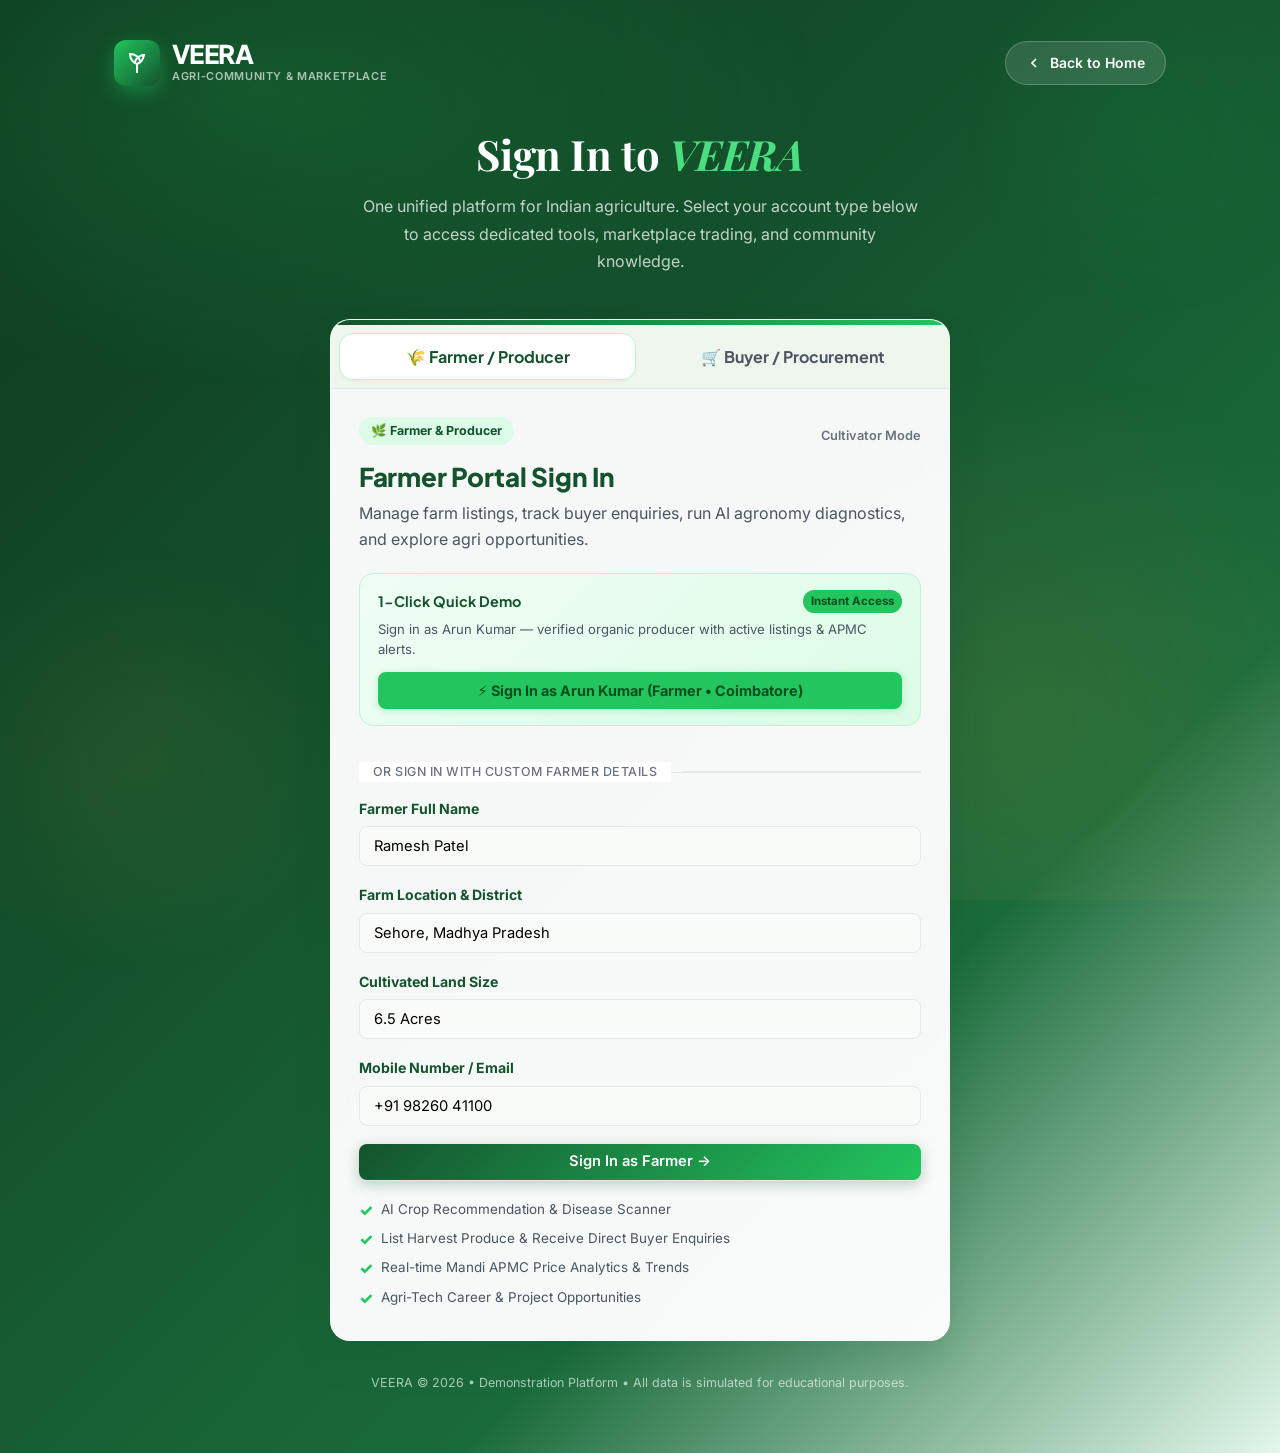
<file: login.html>
<!DOCTYPE html>
<html lang="en">
<head>
  <meta charset="UTF-8">
  <meta name="viewport" content="width=device-width, initial-scale=1.0">
  <title>Sign In — VEERA Agriculture Platform</title>
  <meta name="description" content="Sign in to VEERA to access Farmer or Buyer portals.">
  <link rel="preconnect" href="https://fonts.googleapis.com">
  <link rel="preconnect" href="https://fonts.gstatic.com" crossorigin>
  <link href="https://fonts.googleapis.com/css2?family=Inter:wght@400;500;600;700&family=Plus+Jakarta+Sans:wght@600;700;800&family=Playfair+Display:ital,wght@0,700;1,600&display=swap" rel="stylesheet">
  <link rel="stylesheet" href="styles.css">
</head>
<body class="login-page">
  <div class="bg-deco bg-deco-1"></div>
  <div class="bg-deco bg-deco-2"></div>
  <div class="page-wrap">
    <header class="login-header">
      <a href="index.html" class="logo-link">
        <div class="logo-icon">
          <svg width="24" height="24" viewBox="0 0 24 24" fill="none" stroke="currentColor" stroke-width="2">
            <path d="M12 22v-9"/><path d="M12 13c-4-1-7-5-7-10 5 0 9 3 10 7"/><path d="M12 13c3-1 6-4 7-9-4 0-8 3-9 7"/>
          </svg>
        </div>
        <div class="logo-text-wrap">
          <span class="logo-wordmark">VEERA</span>
          <span class="logo-tagline">Agri-Community &amp; Marketplace</span>
        </div>
      </a>
      <a href="index.html" class="back-home-btn">
        <svg width="16" height="16" viewBox="0 0 24 24" fill="none" stroke="currentColor" stroke-width="2.5"><polyline points="15 18 9 12 15 6"/></svg>
        Back to Home
      </a>
    </header>
    <div class="active-session-bar" id="activeSessionBar">
      <div class="session-info">
        <span class="session-dot"></span>
        <span class="session-text">Currently signed in as <strong id="sessionUserName">--</strong> (<span id="sessionUserRole">--</span>)</span>
      </div>
      <a href="index.html" class="btn-session-go">Open Dashboard &rarr;</a>
    </div>
    <div class="hero-text-block">
      <h1 class="hero-heading">Sign In to <em>VEERA</em></h1>
      <p class="hero-sub">One unified platform for Indian agriculture. Select your account type below to access dedicated tools, marketplace trading, and community knowledge.</p>
    </div>

    <!-- SINGLE UNIFIED LOGIN CARD WITH BOTH USER OPTIONS -->
    <div class="login-unified-card">
      <div class="card-stripe" id="cardStripe"></div>
      
      <!-- Role Toggle (Switch between Farmer and Buyer in this single card) -->
      <div class="card-role-toggle">
        <button type="button" id="tabFarmer" class="role-toggle-btn active" onclick="selectLoginRole('farmer')">
          🌾 Farmer / Producer
        </button>
        <button type="button" id="tabBuyer" class="role-toggle-btn" onclick="selectLoginRole('buyer')">
          🛒 Buyer / Procurement
        </button>
      </div>

      <!-- FARMER CONTENT PANE -->
      <div id="paneFarmer" class="login-pane active">
        <div class="card-body">
          <div style="display:flex; justify-content:space-between; align-items:center; margin-bottom:6px;">
            <span class="portal-badge farmer">&#127807; Farmer &amp; Producer</span>
            <span style="font-size:0.8rem; color:var(--text-light); font-weight:600;">Cultivator Mode</span>
          </div>
          <h2 class="portal-title">Farmer Portal Sign In</h2>
          <p class="portal-desc">Manage farm listings, track buyer enquiries, run AI agronomy diagnostics, and explore agri opportunities.</p>
          
          <div class="demo-box">
            <div class="demo-box-header">
              <span class="demo-box-title">1-Click Quick Demo</span>
              <span class="demo-tag">Instant Access</span>
            </div>
            <p class="demo-sub">Sign in as Arun Kumar — verified organic producer with active listings &amp; APMC alerts.</p>
            <button type="button" class="btn btn-demo-farmer" onclick="quickLogin('farmer')">&#9889; Sign In as Arun Kumar (Farmer &bull; Coimbatore)</button>
          </div>
          
          <div class="portal-divider"><span>Or sign in with custom farmer details</span></div>
          
          <form onsubmit="handleLogin(event,'farmer')">
            <div class="form-group">
              <label class="form-label" for="farmerName">Farmer Full Name</label>
              <input type="text" id="farmerName" class="form-control" placeholder="e.g. Ramesh Patel" required value="Ramesh Patel">
            </div>
            <div class="form-group">
              <label class="form-label" for="farmerLoc">Farm Location &amp; District</label>
              <input type="text" id="farmerLoc" class="form-control" placeholder="e.g. Sehore, Madhya Pradesh" required value="Sehore, Madhya Pradesh">
            </div>
            <div class="form-group">
              <label class="form-label" for="farmerSize">Cultivated Land Size</label>
              <input type="text" id="farmerSize" class="form-control" placeholder="e.g. 6.5 Acres" required value="6.5 Acres">
            </div>
            <div class="form-group">
              <label class="form-label" for="farmerContact">Mobile Number / Email</label>
              <input type="text" id="farmerContact" class="form-control" placeholder="+91 98XXX XXXXX" required value="+91 98260 41100">
            </div>
            <button type="submit" class="btn btn-farmer">Sign In as Farmer &rarr;</button>
          </form>
          
          <div class="features-list">
            <div class="feature-item"><span class="feature-check">&#10003;</span> AI Crop Recommendation &amp; Disease Scanner</div>
            <div class="feature-item"><span class="feature-check">&#10003;</span> List Harvest Produce &amp; Receive Direct Buyer Enquiries</div>
            <div class="feature-item"><span class="feature-check">&#10003;</span> Real-time Mandi APMC Price Analytics &amp; Trends</div>
            <div class="feature-item"><span class="feature-check">&#10003;</span> Agri-Tech Career &amp; Project Opportunities</div>
          </div>
        </div>
      </div>

      <!-- BUYER CONTENT PANE -->
      <div id="paneBuyer" class="login-pane" style="display:none;">
        <div class="card-body">
          <div style="display:flex; justify-content:space-between; align-items:center; margin-bottom:6px;">
            <span class="portal-badge buyer">&#128722; Buyer &amp; Procurement</span>
            <span style="font-size:0.8rem; color:var(--text-light); font-weight:600;">Procurement Mode</span>
          </div>
          <h2 class="portal-title buyer">Buyer Portal Sign In</h2>
          <p class="portal-desc">Procure certified chemical-free produce directly from verified growers with zero middleman margins.</p>
          
          <div class="demo-box buyer-demo">
            <div class="demo-box-header">
              <span class="demo-box-title buyer">1-Click Quick Demo</span>
              <span class="demo-tag buyer-tag">Instant Access</span>
            </div>
            <p class="demo-sub">Sign in as Priya Sharma — Lead Buyer at FreshBasket Organics, Bengaluru.</p>
            <button type="button" class="btn btn-demo-buyer" onclick="quickLogin('buyer')">&#9889; Sign In as Priya Sharma (Buyer &bull; Bengaluru)</button>
          </div>
          
          <div class="portal-divider"><span>Or sign in with custom buyer details</span></div>
          
          <form onsubmit="handleLogin(event,'buyer')">
            <div class="form-group">
              <label class="form-label" for="buyerName">Buyer / Company Name</label>
              <input type="text" id="buyerName" class="form-control buyer-focus" placeholder="e.g. Rahul Verma" required value="Rahul Verma">
            </div>
            <div class="form-group">
              <label class="form-label" for="buyerType">Procurement Category</label>
              <select id="buyerType" class="form-control buyer-focus">
                <option value="Restaurant / Culinary">Restaurant / Cafe Procurement</option>
                <option value="Retail Store / Supermarket">Organic Retail Store</option>
                <option value="Wholesale Merchant">Wholesale Agri Merchant</option>
                <option value="Household Consumer">Individual / Household Consumer</option>
              </select>
            </div>
            <div class="form-group">
              <label class="form-label" for="buyerLoc">Delivery City &amp; State</label>
              <input type="text" id="buyerLoc" class="form-control buyer-focus" placeholder="e.g. Chennai, Tamil Nadu" required value="Chennai, Tamil Nadu">
            </div>
            <div class="form-group">
              <label class="form-label" for="buyerContact">Contact Email / Phone</label>
              <input type="text" id="buyerContact" class="form-control buyer-focus" placeholder="rahul@verma.com" required value="rahul@verma.com">
            </div>
            <button type="submit" class="btn btn-buyer">Sign In as Buyer &rarr;</button>
          </form>
          
          <div class="features-list">
            <div class="feature-item"><span class="feature-check buyer-check">&#10003;</span> Verified Organic Farms Directory with Direct Contact</div>
            <div class="feature-item"><span class="feature-check buyer-check">&#10003;</span> Instant Buy Now on Farm Produce — Zero Middlemen</div>
            <div class="feature-item"><span class="feature-check buyer-check">&#10003;</span> Transparent Farm-Gate Pricing &amp; Batch Traceability</div>
            <div class="feature-item"><span class="feature-check buyer-check">&#10003;</span> Post Bulk Procurement Requests (RFQs) to Farmers</div>
          </div>
        </div>
      </div>
    </div>

    <p class="login-footer-note">VEERA &copy; 2026 &bull; Demonstration Platform &bull; All data is simulated for educational purposes.</p>
  </div>
  <div class="toast-container" id="toastContainer"></div>
  <script src="login.js"></script>
</body>
</html>
</file>
<file: styles.css>
/* ==========================================================================
   VEERA - Digital Agriculture Community & Marketplace
   Design System & Master Stylesheet
   Color Palette:
     Primary: Deep Forest Green #14532D
     Secondary: Fresh Green #22C55E
     Accent: Harvest Yellow #F4B942
     Background: Light Green/White #F7FAF5
     Text: Dark Green #172117
     Earth Brown: #8A6A43
   Typography: Plus Jakarta Sans (Headings), Inter (Body)
   ========================================================================== */

:root {
  --primary-900: #0f381e;
  --primary-800: #14532D; /* Deep Forest Green (PRD) */
  --primary-700: #166534;
  --primary-600: #15803d;
  --secondary: #22C55E;   /* Fresh Green (PRD) */
  --secondary-light: #4ade80;
  --secondary-subtle: #dcfce7;
  
  --accent: #F4B942;      /* Harvest Yellow (PRD) */
  --accent-gold: #d97706;
  --accent-light: #fef3c7;
  
  --earth-brown: #8A6A43; /* Earth Brown (PRD) */
  --earth-light: #f5efe6;
  
  --bg-page: #F7FAF5;     /* Light Green/White (PRD) */
  --bg-card: #ffffff;
  --bg-card-subtle: #f9fbf8;
  --bg-glass: rgba(255, 255, 255, 0.88);
  
  --text-main: #172117;   /* Dark Green (PRD) */
  --text-muted: #4b5563;
  --text-light: #6b7280;
  --text-inverse: #ffffff;
  
  --border-subtle: #e5e7eb;
  --border-green: #bbf7d0;
  --border-focus: #22C55E;
  
  --shadow-sm: 0 1px 3px rgba(20, 83, 45, 0.05);
  --shadow-md: 0 4px 14px rgba(20, 83, 45, 0.08);
  --shadow-lg: 0 10px 25px rgba(20, 83, 45, 0.12);
  --shadow-xl: 0 20px 35px rgba(20, 83, 45, 0.16);
  
  --radius-sm: 8px;
  --radius-md: 14px;
  --radius-lg: 20px;
  --radius-full: 9999px;
  
  --transition: all 0.25s cubic-bezier(0.16, 1, 0.3, 1);

  /* ===== THREE FONTS ONLY ===== */
  --font-heading: 'Plus Jakarta Sans', system-ui, -apple-system, sans-serif; /* Display / headings */
  --font-body:    'Inter', system-ui, -apple-system, sans-serif;             /* Body / UI labels */
  --font-accent:  'Playfair Display', Georgia, serif;                        /* Hero accent serif */

  /* ===== GOLDEN RATIO FONT SCALE (phi = 1.618) =====
     Base  : 1rem      = 16px
     Mid   : 1.618rem  = 25.9px  (body * phi)
     Large : 2.618rem  = 41.9px  (body * phi^2)
  ================================================== */
  --fs-base:  1rem;
  --fs-mid:   1.618rem;
  --fs-large: 2.618rem;

  /* Aliases for unified components */
  --font-display: var(--font-heading);
  --fs-body:      var(--fs-base);
  --fs-sub:       var(--fs-mid);
  --fs-hero:      var(--fs-large);
}

/* Base Reset & Core Typography */
*, *::before, *::after {
  box-sizing: border-box;
  margin: 0;
  padding: 0;
}

html {
  scroll-behavior: smooth;
  font-size: 16px;
}

body {
  font-family: var(--font-body);
  background-color: var(--bg-page);
  color: var(--text-main);
  line-height: 1.6;
  min-height: 100vh;
  display: flex;
  flex-direction: column;
  overflow-x: hidden;
  -webkit-font-smoothing: antialiased;
}

h1, h2, h3, h4, h5, h6 {
  font-family: var(--font-heading);
  color: var(--text-main);
  font-weight: 700;
  line-height: 1.25;
}

h1 {
  font-size: var(--fs-large);
  font-family: var(--font-accent);
}

h2 {
  font-size: var(--fs-mid);
  font-family: var(--font-heading);
}

h3, h4, h5, h6 {
  font-size: var(--fs-base);
  font-family: var(--font-heading);
}

/* Hero headings use Playfair Display (accent font) */
.hero-title {
  font-family: var(--font-accent);
  font-size: var(--fs-large);
  font-weight: 700;
}

/* Section titles use display font at mid scale */
.section-title {
  font-size: var(--fs-mid);
  font-family: var(--font-heading);
}

/* Body text stays at base scale */
.hero-description, .section-subtitle, .portal-desc, p {
  font-family: var(--font-body);
  font-size: var(--fs-base);
}

a {
  color: inherit;
  text-decoration: none;
}

img {
  max-width: 100%;
  height: auto;
  display: block;
}

button, input, select, textarea {
  font-family: inherit;
  font-size: inherit;
}

/* ==========================================================================
   ROLE BANNER & TOP BAR
   ========================================================================== */
.top-role-bar {
  background: linear-gradient(90deg, var(--primary-900), var(--primary-800));
  color: #fff;
  padding: 8px 16px;
  font-size: 0.85rem;
  border-bottom: 1px solid rgba(255, 255, 255, 0.1);
  position: relative;
  z-index: 1010;
}

.top-role-container {
  max-width: 1280px;
  margin: 0 auto;
  display: flex;
  align-items: center;
  justify-content: space-between;
  flex-wrap: wrap;
  gap: 10px;
}

.top-role-status {
  display: flex;
  align-items: center;
  gap: 8px;
}

.role-tag-badge {
  display: inline-flex;
  align-items: center;
  gap: 6px;
  padding: 3px 10px;
  border-radius: var(--radius-full);
  font-weight: 600;
  font-size: 0.8rem;
  letter-spacing: 0.02em;
}

.role-tag-badge.farmer {
  background-color: var(--accent);
  color: #593e03;
}

.role-tag-badge.buyer {
  background-color: var(--secondary);
  color: #064e1e;
}

.role-tag-badge.guest {
  background-color: rgba(255, 255, 255, 0.2);
  color: #ffffff;
}

.top-role-quick-switches {
  display: flex;
  align-items: center;
  gap: 8px;
}

.top-role-quick-switches span {
  opacity: 0.8;
  font-size: 0.8rem;
}

.role-switch-btn {
  background: rgba(255, 255, 255, 0.12);
  border: 1px solid rgba(255, 255, 255, 0.22);
  color: #fff;
  padding: 4px 12px;
  border-radius: var(--radius-full);
  cursor: pointer;
  font-size: 0.78rem;
  font-weight: 500;
  transition: var(--transition);
  display: inline-flex;
  align-items: center;
  gap: 5px;
}

.role-switch-btn:hover {
  background: rgba(255, 255, 255, 0.25);
  transform: translateY(-1px);
}

.role-switch-btn.active {
  background: #ffffff;
  color: var(--primary-800);
  font-weight: 700;
  border-color: #ffffff;
}

/* ==========================================================================
   NAVIGATION
   ========================================================================== */
.main-header {
  position: sticky;
  top: 0;
  z-index: 1000;
  background: var(--bg-glass);
  backdrop-filter: blur(14px);
  -webkit-backdrop-filter: blur(14px);
  border-bottom: 1px solid rgba(20, 83, 45, 0.08);
  box-shadow: var(--shadow-sm);
  transition: var(--transition);
}

.nav-container {
  max-width: 1280px;
  margin: 0 auto;
  padding: 12px 20px;
  display: flex;
  align-items: center;
  justify-content: space-between;
  gap: 20px;
}

.brand-logo {
  display: flex;
  align-items: center;
  gap: 10px;
  cursor: pointer;
  text-decoration: none;
}

.logo-icon {
  width: 40px;
  height: 40px;
  background: linear-gradient(135deg, var(--primary-800), var(--secondary));
  color: #ffffff;
  border-radius: 12px;
  display: flex;
  align-items: center;
  justify-content: center;
  font-size: 1.3rem;
  box-shadow: 0 4px 10px rgba(34, 197, 94, 0.3);
}

.brand-text h1 {
  font-size: 1.5rem;
  font-weight: 800;
  letter-spacing: -0.02em;
  color: var(--primary-800);
  line-height: 1;
}

.brand-text span {
  font-size: 0.68rem;
  font-weight: 600;
  color: var(--earth-brown);
  letter-spacing: 0.05em;
  text-transform: uppercase;
}

.nav-menu {
  display: flex;
  align-items: center;
  gap: 4px;
  list-style: none;
}

.nav-link {
  padding: 8px 14px;
  border-radius: var(--radius-sm);
  font-weight: 600;
  font-size: 0.92rem;
  color: var(--text-muted);
  cursor: pointer;
  transition: var(--transition);
  display: inline-flex;
  align-items: center;
  gap: 6px;
  position: relative;
}

.nav-link:hover {
  color: var(--primary-800);
  background-color: rgba(34, 197, 94, 0.08);
}

.nav-link.active {
  color: var(--primary-800);
  background-color: var(--secondary-subtle);
  font-weight: 700;
}

.nav-link.active::after {
  content: '';
  position: absolute;
  bottom: 0px;
  left: 14px;
  right: 14px;
  height: 3px;
  background-color: var(--primary-800);
  border-radius: var(--radius-full);
}

.nav-actions {
  display: flex;
  align-items: center;
  gap: 12px;
}

/* Nav Sign In button — shown when logged out */
.btn-nav-signin {
  display: inline-flex;
  align-items: center;
  gap: 6px;
  padding: 8px 18px;
  background: linear-gradient(135deg, var(--primary-800), var(--secondary));
  color: #ffffff;
  border-radius: var(--radius-full);
  font-family: var(--font-heading);
  font-size: var(--fs-base);
  font-weight: 700;
  text-decoration: none;
  cursor: pointer;
  transition: var(--transition);
  box-shadow: 0 3px 10px rgba(20,83,45,0.22);
  white-space: nowrap;
}
.btn-nav-signin:hover {
  transform: translateY(-2px);
  box-shadow: 0 6px 16px rgba(20,83,45,0.32);
}

/* Nav Sign In link (in nav list) highlight */
.nav-signin-btn {
  background: var(--secondary-subtle);
  color: var(--primary-800) !important;
  font-weight: 700;
  border-radius: var(--radius-sm);
}

/* User Profile Badge in Nav */
.user-pill {
  display: flex;
  align-items: center;
  gap: 8px;
  padding: 4px 12px 4px 4px;
  background: #ffffff;
  border: 1px solid var(--border-subtle);
  border-radius: var(--radius-full);
  box-shadow: var(--shadow-sm);
  cursor: pointer;
  transition: var(--transition);
}

.user-pill:hover {
  border-color: var(--secondary);
  box-shadow: var(--shadow-md);
}

.user-pill-avatar {
  width: 32px;
  height: 32px;
  border-radius: 50%;
  object-fit: cover;
}

.user-pill-info {
  display: flex;
  flex-direction: column;
  line-height: 1.1;
  text-align: left;
}

.user-pill-name {
  font-size: 0.82rem;
  font-weight: 700;
  color: var(--primary-800);
}

.user-pill-role {
  font-size: 0.7rem;
  color: var(--text-light);
}

/* Buttons */
.btn {
  display: inline-flex;
  align-items: center;
  justify-content: center;
  gap: 8px;
  padding: 9px 18px;
  border-radius: var(--radius-sm);
  font-weight: 600;
  font-size: 0.92rem;
  border: none;
  cursor: pointer;
  transition: var(--transition);
  text-decoration: none;
  line-height: 1.2;
}

.btn-primary {
  background-color: var(--primary-800);
  color: #ffffff;
  box-shadow: 0 4px 12px rgba(20, 83, 45, 0.2);
}

.btn-primary:hover {
  background-color: var(--primary-700);
  transform: translateY(-2px);
  box-shadow: 0 6px 16px rgba(20, 83, 45, 0.3);
}

.btn-secondary {
  background-color: var(--secondary);
  color: #064e1e;
  font-weight: 700;
  box-shadow: 0 4px 12px rgba(34, 197, 94, 0.2);
}

.btn-secondary:hover {
  background-color: var(--secondary-light);
  transform: translateY(-2px);
}

.btn-accent {
  background-color: var(--accent);
  color: #593e03;
  font-weight: 700;
}

.btn-accent:hover {
  background-color: #f7c55c;
  transform: translateY(-2px);
}

.btn-outline {
  background-color: transparent;
  color: var(--primary-800);
  border: 1.5px solid var(--primary-800);
}

.btn-outline:hover {
  background-color: rgba(20, 83, 45, 0.05);
  transform: translateY(-1px);
}

.btn-outline-white {
  background-color: transparent;
  color: #ffffff;
  border: 1.5px solid rgba(255, 255, 255, 0.7);
}

.btn-outline-white:hover {
  background-color: rgba(255, 255, 255, 0.15);
  border-color: #ffffff;
  transform: translateY(-1px);
}

.btn-sm {
  padding: 6px 12px;
  font-size: 0.82rem;
  border-radius: var(--radius-sm);
}

.btn-lg {
  padding: 14px 28px;
  font-size: 1.05rem;
  border-radius: var(--radius-md);
}

.mobile-menu-btn {
  display: none;
  background: none;
  border: none;
  font-size: 1.5rem;
  color: var(--primary-800);
  cursor: pointer;
  padding: 4px;
}

/* ==========================================================================
   LAYOUT WRAPPERS & SECTIONS
   ========================================================================== */
main {
  flex: 1;
}

.app-section {
  display: none;
  animation: fadeIn 0.3s ease-out forwards;
}

.app-section.active {
  display: block;
}

@keyframes fadeIn {
  from { opacity: 0; transform: translateY(6px); }
  to { opacity: 1; transform: translateY(0); }
}

.container {
  max-width: 1280px;
  margin: 0 auto;
  padding: 0 20px;
}

.section-padding {
  padding: 56px 0;
}

.section-header {
  text-align: center;
  max-width: 720px;
  margin: 0 auto 40px auto;
}

.section-tag {
  display: inline-block;
  background-color: var(--secondary-subtle);
  color: var(--primary-800);
  font-size: 0.8rem;
  font-weight: 700;
  text-transform: uppercase;
  letter-spacing: 0.06em;
  padding: 5px 14px;
  border-radius: var(--radius-full);
  margin-bottom: 12px;
}

.section-title {
  font-family: var(--font-heading);
  font-size: var(--fs-mid);
  color: var(--primary-800);
  margin-bottom: 12px;
  letter-spacing: -0.02em;
}

.section-subtitle {
  font-family: var(--font-body);
  font-size: var(--fs-base);
  color: var(--text-muted);
}

/* ==========================================================================
   HOME PAGE: HERO SECTION
   ========================================================================== */
.hero-section {
  position: relative;
  background: radial-gradient(circle at 10% 20%, rgba(34, 197, 94, 0.12) 0%, transparent 40%),
              radial-gradient(circle at 90% 80%, rgba(244, 185, 66, 0.12) 0%, transparent 40%),
              linear-gradient(180deg, #f0f7ee 0%, var(--bg-page) 100%);
  padding: 64px 0 50px 0;
  overflow: hidden;
  border-bottom: 1px solid rgba(20, 83, 45, 0.05);
}

.hero-grid {
  display: grid;
  grid-template-columns: 1.15fr 0.85fr;
  align-items: center;
  gap: 48px;
}

.hero-content {
  text-align: left;
}

@keyframes pulseGreen {
  0% { box-shadow: 0 0 0 0 rgba(34, 197, 94, 0.7); }
  70% { box-shadow: 0 0 0 8px rgba(34, 197, 94, 0); }
  100% { box-shadow: 0 0 0 0 rgba(34, 197, 94, 0); }
}

.hero-title {
  font-family: var(--font-accent);
  font-size: var(--fs-large);
  font-weight: 800;
  color: var(--primary-800);
  letter-spacing: -0.03em;
  line-height: 1.15;
  margin-bottom: 18px;
}

.hero-title .highlight {
  color: var(--secondary);
  position: relative;
  display: inline-block;
}

.hero-title .highlight::after {
  content: '';
  position: absolute;
  left: 0;
  bottom: 4px;
  width: 100%;
  height: 10px;
  background-color: rgba(244, 185, 66, 0.35);
  z-index: -1;
  border-radius: 4px;
}

.hero-description {
  font-size: 1.2rem;
  color: var(--text-muted);
  line-height: 1.6;
  margin-bottom: 30px;
  max-width: 580px;
}

.hero-cta-group {
  display: flex;
  flex-wrap: wrap;
  gap: 14px;
  margin-bottom: 36px;
}

/* Hero Visual Showcase Card */
.hero-visual-card {
  position: relative;
  background: #ffffff;
  border-radius: var(--radius-lg);
  padding: 18px;
  box-shadow: var(--shadow-xl);
  border: 1px solid rgba(20, 83, 45, 0.1);
}

.hero-main-img-box {
  position: relative;
  border-radius: var(--radius-md);
  overflow: hidden;
  height: 380px;
}

.hero-main-img-box img {
  width: 100%;
  height: 100%;
  object-fit: cover;
  transition: transform 0.5s ease;
}

.hero-main-img-box:hover img {
  transform: scale(1.03);
}

.hero-overlay-tag {
  position: absolute;
  top: 14px;
  left: 14px;
  background: rgba(20, 83, 45, 0.85);
  backdrop-filter: blur(8px);
  color: #fff;
  padding: 6px 14px;
  border-radius: var(--radius-full);
  font-size: 0.82rem;
  font-weight: 600;
  display: flex;
  align-items: center;
  gap: 6px;
}

.hero-floating-stat {
  position: absolute;
  bottom: 24px;
  right: 24px;
  background: rgba(255, 255, 255, 0.95);
  backdrop-filter: blur(12px);
  padding: 14px 18px;
  border-radius: var(--radius-md);
  box-shadow: var(--shadow-lg);
  border: 1px solid rgba(20, 83, 45, 0.08);
  display: flex;
  align-items: center;
  gap: 12px;
  max-width: 240px;
}

.floating-icon {
  width: 42px;
  height: 42px;
  background: var(--secondary-subtle);
  color: var(--primary-800);
  border-radius: 10px;
  display: flex;
  align-items: center;
  justify-content: center;
  font-size: 1.4rem;
  flex-shrink: 0;
}

.floating-text h4 {
  font-size: 0.92rem;
  font-weight: 700;
  color: var(--primary-800);
}

.floating-text p {
  font-size: 0.78rem;
  color: var(--text-light);
}

/* Stats Ribbon */
.stats-ribbon {
  background: var(--primary-800);
  color: #ffffff;
  padding: 24px 0;
  border-radius: var(--radius-lg);
  margin: 24px auto 40px auto;
  max-width: 1200px;
  box-shadow: var(--shadow-lg);
}

.stats-grid {
  display: grid;
  grid-template-columns: repeat(4, 1fr);
  text-align: center;
  gap: 20px;
}

.stat-item {
  border-right: 1px solid rgba(255, 255, 255, 0.15);
  padding: 0 16px;
}

.stat-item:last-child {
  border-right: none;
}

.stat-number {
  font-size: 2.1rem;
  font-weight: 800;
  font-family: var(--font-heading);
  color: var(--accent);
  line-height: 1.1;
  margin-bottom: 4px;
}

.stat-label {
  font-size: 0.85rem;
  color: rgba(255, 255, 255, 0.85);
  font-weight: 500;
}

/* ==========================================================================
   4 CORE PILLARS SECTION (Section 4 & 27 in PRD)
   ========================================================================== */
.pillars-grid {
  display: grid;
  grid-template-columns: repeat(4, 1fr);
  gap: 24px;
}

.pillar-card {
  background: var(--bg-card);
  border-radius: var(--radius-lg);
  padding: 30px 24px;
  border: 1px solid var(--border-subtle);
  box-shadow: var(--shadow-sm);
  transition: var(--transition);
  display: flex;
  flex-direction: column;
  position: relative;
  overflow: hidden;
}

.pillar-card:hover {
  transform: translateY(-6px);
  box-shadow: var(--shadow-lg);
  border-color: var(--secondary);
}

.pillar-icon-box {
  width: 58px;
  height: 58px;
  border-radius: 16px;
  display: flex;
  align-items: center;
  justify-content: center;
  font-size: 1.8rem;
  margin-bottom: 20px;
}

.pillar-card.community .pillar-icon-box {
  background-color: #dcfce7;
  color: #15803d;
}

.pillar-card.ai .pillar-icon-box {
  background-color: #e0f2fe;
  color: #0369a1;
}

.pillar-card.market .pillar-icon-box {
  background-color: #fef3c7;
  color: #b45309;
}

.pillar-card.opps .pillar-icon-box {
  background-color: #f3e8ff;
  color: #7e22ce;
}

.pillar-title {
  font-size: 1.3rem;
  margin-bottom: 10px;
  color: var(--primary-800);
}

.pillar-desc {
  font-size: 0.92rem;
  color: var(--text-muted);
  margin-bottom: 20px;
  flex: 1;
}

.pillar-link {
  font-size: 0.88rem;
  font-weight: 700;
  color: var(--primary-800);
  display: inline-flex;
  align-items: center;
  gap: 6px;
  cursor: pointer;
  transition: var(--transition);
}

.pillar-card:hover .pillar-link {
  color: var(--secondary);
  gap: 10px;
}

/* ==========================================================================
   MARKETPLACE SECTION
   ========================================================================== */
.marketplace-hero-strip {
  background: linear-gradient(135deg, var(--primary-800), #1c723e);
  color: #fff;
  border-radius: var(--radius-lg);
  padding: 32px 36px;
  margin-bottom: 36px;
  display: flex;
  justify-content: space-between;
  align-items: center;
  flex-wrap: wrap;
  gap: 20px;
  box-shadow: var(--shadow-md);
}

.marketplace-filter-bar {
  display: flex;
  flex-direction: column;
  gap: 16px;
  margin-bottom: 30px;
  background: #ffffff;
  padding: 20px 24px;
  border-radius: var(--radius-md);
  border: 1px solid var(--border-subtle);
  box-shadow: var(--shadow-sm);
}

.filter-search-row {
  display: flex;
  gap: 14px;
  align-items: center;
  flex-wrap: wrap;
}

.search-input-wrapper {
  flex: 1;
  position: relative;
  min-width: 240px;
}

.search-input-wrapper input {
  width: 100%;
  padding: 11px 16px 11px 42px;
  border: 1.5px solid var(--border-subtle);
  border-radius: var(--radius-sm);
  background-color: var(--bg-card-subtle);
  font-size: 0.92rem;
  transition: var(--transition);
}

.search-input-wrapper input:focus {
  outline: none;
  border-color: var(--secondary);
  background-color: #ffffff;
  box-shadow: 0 0 0 3px rgba(34, 197, 94, 0.15);
}

.search-icon {
  position: absolute;
  left: 14px;
  top: 50%;
  transform: translateY(-50%);
  color: var(--text-light);
  font-size: 1.1rem;
}

.filter-select {
  padding: 11px 16px;
  border: 1.5px solid var(--border-subtle);
  border-radius: var(--radius-sm);
  background-color: var(--bg-card-subtle);
  font-size: 0.92rem;
  color: var(--text-main);
  cursor: pointer;
  min-width: 170px;
}

.filter-select:focus {
  outline: none;
  border-color: var(--secondary);
}

.category-pills-row {
  display: flex;
  gap: 8px;
  flex-wrap: wrap;
}

.category-pill {
  padding: 7px 16px;
  border-radius: var(--radius-full);
  background-color: var(--bg-card-subtle);
  border: 1px solid var(--border-subtle);
  font-size: 0.85rem;
  font-weight: 600;
  color: var(--text-muted);
  cursor: pointer;
  transition: var(--transition);
}

.category-pill:hover {
  background-color: rgba(34, 197, 94, 0.1);
  color: var(--primary-800);
}

.category-pill.active {
  background-color: var(--primary-800);
  color: #ffffff;
  border-color: var(--primary-800);
}

/* Product Cards Grid */
.products-grid {
  display: grid;
  grid-template-columns: repeat(auto-fill, minmax(285px, 1fr));
  gap: 26px;
}

.product-card {
  background: var(--bg-card);
  border-radius: var(--radius-lg);
  border: 1px solid var(--border-subtle);
  overflow: hidden;
  box-shadow: var(--shadow-sm);
  transition: var(--transition);
  display: flex;
  flex-direction: column;
  position: relative;
}

.product-card:hover {
  transform: translateY(-5px);
  box-shadow: var(--shadow-lg);
  border-color: var(--border-green);
}

.product-image-wrap {
  position: relative;
  height: 200px;
  overflow: hidden;
  background-color: #eaeaea;
}

.product-image-wrap img {
  width: 100%;
  height: 100%;
  object-fit: cover;
  transition: transform 0.4s ease;
}

.product-card:hover .product-image-wrap img {
  transform: scale(1.05);
}

.badge-organic {
  position: absolute;
  top: 12px;
  left: 12px;
  background: rgba(20, 83, 45, 0.88);
  backdrop-filter: blur(6px);
  color: #ffffff;
  font-size: 0.72rem;
  font-weight: 700;
  padding: 4px 10px;
  border-radius: var(--radius-full);
  display: flex;
  align-items: center;
  gap: 4px;
}

.badge-availability {
  position: absolute;
  top: 12px;
  right: 12px;
  background: rgba(244, 185, 66, 0.95);
  color: #593e03;
  font-size: 0.72rem;
  font-weight: 700;
  padding: 4px 10px;
  border-radius: var(--radius-full);
}

.product-info-wrap {
  padding: 20px;
  display: flex;
  flex-direction: column;
  flex: 1;
}

.product-category-tag {
  font-size: 0.75rem;
  font-weight: 700;
  text-transform: uppercase;
  color: var(--secondary);
  letter-spacing: 0.04em;
  margin-bottom: 6px;
}

.product-title {
  font-size: 1.15rem;
  font-weight: 700;
  color: var(--primary-800);
  margin-bottom: 8px;
  line-height: 1.3;
}

.product-farmer-meta {
  display: flex;
  align-items: center;
  gap: 8px;
  margin-bottom: 12px;
  padding-bottom: 12px;
  border-bottom: 1px solid #f1f5f9;
}

.farmer-avatar-small {
  width: 26px;
  height: 26px;
  border-radius: 50%;
  object-fit: cover;
}

.farmer-link-text {
  font-size: 0.85rem;
  font-weight: 600;
  color: var(--earth-brown);
  cursor: pointer;
  transition: var(--transition);
}

.farmer-link-text:hover {
  color: var(--primary-800);
  text-decoration: underline;
}

.product-details-row {
  display: flex;
  justify-content: space-between;
  font-size: 0.82rem;
  color: var(--text-muted);
  margin-bottom: 16px;
}

.product-details-row span {
  display: flex;
  align-items: center;
  gap: 4px;
}

.product-footer-row {
  margin-top: auto;
  display: flex;
  align-items: center;
  justify-content: space-between;
  padding-top: 14px;
  border-top: 1px solid var(--border-subtle);
}

.product-price-box {
  display: flex;
  flex-direction: column;
}

.price-main {
  font-size: 1.35rem;
  font-weight: 800;
  font-family: var(--font-heading);
  color: var(--primary-800);
  line-height: 1;
}

.price-unit {
  font-size: 0.75rem;
  color: var(--text-light);
}

/* ==========================================================================
   COMMUNITY FEED SECTION
   ========================================================================== */
.community-layout {
  display: grid;
  grid-template-columns: 280px 1fr 300px;
  gap: 26px;
}

.community-sidebar-left, .community-sidebar-right {
  display: flex;
  flex-direction: column;
  gap: 20px;
}

.community-box {
  background: #ffffff;
  border-radius: var(--radius-md);
  border: 1px solid var(--border-subtle);
  padding: 20px;
  box-shadow: var(--shadow-sm);
}

.feed-header-card {
  background: #ffffff;
  border-radius: var(--radius-md);
  border: 1px solid var(--border-subtle);
  padding: 18px 20px;
  margin-bottom: 20px;
  box-shadow: var(--shadow-sm);
  display: flex;
  align-items: center;
  gap: 14px;
}

.create-post-trigger {
  flex: 1;
  background-color: var(--bg-card-subtle);
  border: 1.5px solid var(--border-subtle);
  border-radius: var(--radius-full);
  padding: 12px 20px;
  color: var(--text-light);
  font-size: 0.92rem;
  cursor: pointer;
  text-align: left;
  transition: var(--transition);
}

.create-post-trigger:hover {
  background-color: #ffffff;
  border-color: var(--secondary);
  color: var(--primary-800);
}

/* Community Post Card */
.post-card {
  background: #ffffff;
  border-radius: var(--radius-lg);
  border: 1px solid var(--border-subtle);
  margin-bottom: 24px;
  box-shadow: var(--shadow-sm);
  overflow: hidden;
  transition: var(--transition);
}

.post-card:hover {
  box-shadow: var(--shadow-md);
}

.post-header {
  padding: 18px 20px 12px 20px;
  display: flex;
  align-items: center;
  justify-content: space-between;
}

.post-author-block {
  display: flex;
  align-items: center;
  gap: 12px;
}

.post-author-avatar {
  width: 44px;
  height: 44px;
  border-radius: 50%;
  object-fit: cover;
}

.post-author-info h4 {
  font-size: 0.98rem;
  font-weight: 700;
  color: var(--primary-800);
  display: flex;
  align-items: center;
  gap: 6px;
  cursor: pointer;
}

.post-author-info h4:hover {
  text-decoration: underline;
}

.author-role-badge {
  font-size: 0.7rem;
  font-weight: 600;
  background-color: var(--secondary-subtle);
  color: var(--primary-800);
  padding: 2px 8px;
  border-radius: var(--radius-full);
}

.post-meta-sub {
  font-size: 0.78rem;
  color: var(--text-light);
  display: flex;
  gap: 8px;
}

.post-category-tag {
  background-color: var(--earth-light);
  color: var(--earth-brown);
  font-size: 0.75rem;
  font-weight: 600;
  padding: 4px 10px;
  border-radius: var(--radius-full);
}

.post-body {
  padding: 4px 20px 16px 20px;
  font-size: 0.98rem;
  color: var(--text-main);
  line-height: 1.6;
}

.post-image-container {
  width: 100%;
  max-height: 440px;
  overflow: hidden;
  background-color: #000;
}

.post-image-container img {
  width: 100%;
  height: 100%;
  object-fit: cover;
}

.post-actions-bar {
  padding: 12px 20px;
  display: flex;
  align-items: center;
  justify-content: space-between;
  border-top: 1px solid var(--border-subtle);
  border-bottom: 1px solid var(--border-subtle);
  background-color: var(--bg-card-subtle);
}

.post-action-btn {
  background: none;
  border: none;
  color: var(--text-muted);
  font-size: 0.88rem;
  font-weight: 600;
  cursor: pointer;
  display: inline-flex;
  align-items: center;
  gap: 6px;
  padding: 6px 12px;
  border-radius: var(--radius-sm);
  transition: var(--transition);
}

.post-action-btn:hover {
  background-color: rgba(0, 0, 0, 0.05);
  color: var(--primary-800);
}

.post-action-btn.liked {
  color: #ef4444;
}

.post-action-btn.liked svg, .post-action-btn.liked i {
  color: #ef4444;
}

/* Comments Drawer / Thread */
.comments-thread {
  padding: 16px 20px;
  background: #fafcf8;
}

.comment-item {
  display: flex;
  gap: 12px;
  margin-bottom: 12px;
}

.comment-avatar {
  width: 30px;
  height: 30px;
  border-radius: 50%;
  object-fit: cover;
  flex-shrink: 0;
}

.comment-bubble {
  background: #ffffff;
  border: 1px solid var(--border-subtle);
  border-radius: 12px;
  padding: 8px 14px;
  font-size: 0.88rem;
  flex: 1;
}

.comment-header {
  display: flex;
  justify-content: space-between;
  margin-bottom: 2px;
}

.comment-author {
  font-weight: 700;
  font-size: 0.82rem;
  color: var(--primary-800);
}

.comment-time {
  font-size: 0.72rem;
  color: var(--text-light);
}

.comment-input-row {
  display: flex;
  gap: 10px;
  margin-top: 14px;
}

.comment-input-row input {
  flex: 1;
  padding: 8px 14px;
  border: 1.5px solid var(--border-subtle);
  border-radius: var(--radius-full);
  font-size: 0.88rem;
}

.comment-input-row input:focus {
  outline: none;
  border-color: var(--secondary);
}

/* ==========================================================================
   AI AGRICULTURE SECTION (Sections 9, 10, 11, 12 in PRD)
   ========================================================================== */
.ai-section-container {
  max-width: 1100px;
  margin: 0 auto;
}

.ai-nav-tabs {
  display: flex;
  justify-content: center;
  gap: 12px;
  margin-bottom: 36px;
  flex-wrap: wrap;
}

.ai-tab-btn {
  background: #ffffff;
  border: 1.5px solid var(--border-subtle);
  padding: 12px 24px;
  border-radius: var(--radius-full);
  font-weight: 700;
  font-size: 0.95rem;
  color: var(--text-muted);
  cursor: pointer;
  transition: var(--transition);
  display: inline-flex;
  align-items: center;
  gap: 8px;
  box-shadow: var(--shadow-sm);
}

.ai-tab-btn:hover {
  border-color: var(--secondary);
  color: var(--primary-800);
}

.ai-tab-btn.active {
  background-color: var(--primary-800);
  border-color: var(--primary-800);
  color: #ffffff;
  box-shadow: var(--shadow-md);
}

.ai-tool-card {
  display: none;
  background: #ffffff;
  border-radius: var(--radius-lg);
  border: 1px solid var(--border-subtle);
  box-shadow: var(--shadow-md);
  padding: 36px;
  animation: fadeIn 0.35s ease;
}

.ai-tool-card.active {
  display: block;
}

.tool-header-block {
  text-align: center;
  max-width: 650px;
  margin: 0 auto 30px auto;
}

.tool-header-icon {
  width: 60px;
  height: 60px;
  margin: 0 auto 14px auto;
  border-radius: 18px;
  display: flex;
  align-items: center;
  justify-content: center;
  font-size: 2rem;
  background: var(--secondary-subtle);
}

.tool-disclaimer {
  display: inline-flex;
  align-items: center;
  gap: 6px;
  font-size: 0.78rem;
  background-color: #fef3c7;
  color: #92400e;
  padding: 4px 12px;
  border-radius: var(--radius-full);
  margin-top: 10px;
  font-weight: 600;
}

/* Tool 1: Crop Recommendation Grid */
.crop-rec-grid {
  display: grid;
  grid-template-columns: 1fr 1fr;
  gap: 32px;
}

.form-group {
  margin-bottom: 18px;
}

.form-group label {
  display: block;
  font-size: 0.88rem;
  font-weight: 700;
  color: var(--primary-800);
  margin-bottom: 6px;
}

.form-control {
  width: 100%;
  padding: 10px 14px;
  border: 1.5px solid var(--border-subtle);
  border-radius: var(--radius-sm);
  background: var(--bg-card-subtle);
  font-size: 0.92rem;
  transition: var(--transition);
}

.form-control:focus {
  outline: none;
  border-color: var(--secondary);
  background: #ffffff;
}

.ai-result-display {
  background: var(--bg-card-subtle);
  border-radius: var(--radius-md);
  border: 1.5px dashed var(--border-green);
  padding: 24px;
  display: flex;
  flex-direction: column;
  justify-content: center;
  position: relative;
  min-height: 320px;
}

.crop-result-badge {
  display: inline-flex;
  align-items: center;
  gap: 8px;
  font-size: 1.6rem;
  font-weight: 800;
  color: var(--primary-800);
  margin-bottom: 12px;
}

.crop-result-reason {
  background: #ffffff;
  border-radius: var(--radius-sm);
  padding: 14px;
  border: 1px solid var(--border-subtle);
  font-size: 0.92rem;
  color: var(--text-muted);
  line-height: 1.5;
  margin-bottom: 16px;
}

/* Tool 2: Disease Detection Layout */
.disease-detector-grid {
  display: grid;
  grid-template-columns: 1fr 1fr;
  gap: 32px;
  align-items: start;
}

.image-upload-zone {
  border: 2px dashed var(--secondary);
  background: #fbfdf9;
  border-radius: var(--radius-md);
  padding: 26px;
  text-align: center;
  cursor: pointer;
  transition: var(--transition);
  position: relative;
}

.image-upload-zone:hover {
  background: #f0fdf4;
  border-color: var(--primary-800);
}

.preview-box {
  width: 100%;
  height: 250px;
  border-radius: var(--radius-sm);
  overflow: hidden;
  position: relative;
  background-color: #111;
  margin-top: 14px;
}

.preview-box img {
  width: 100%;
  height: 100%;
  object-fit: cover;
}

.scan-beam {
  position: absolute;
  top: 0;
  left: 0;
  right: 0;
  height: 4px;
  background: linear-gradient(90deg, transparent, var(--secondary), transparent);
  box-shadow: 0 0 12px var(--secondary);
  animation: scanMove 2s infinite ease-in-out;
  display: none;
}

@keyframes scanMove {
  0% { top: 0%; }
  50% { top: 96%; }
  100% { top: 0%; }
}

.sample-selectors {
  margin-top: 16px;
}

.sample-selectors p {
  font-size: 0.8rem;
  font-weight: 700;
  color: var(--text-light);
  margin-bottom: 8px;
}

.sample-thumbs-row {
  display: flex;
  gap: 8px;
  overflow-x: auto;
}

.sample-thumb-item {
  width: 60px;
  height: 60px;
  border-radius: 8px;
  overflow: hidden;
  border: 2px solid transparent;
  cursor: pointer;
  flex-shrink: 0;
  transition: var(--transition);
}

.sample-thumb-item:hover, .sample-thumb-item.selected {
  border-color: var(--secondary);
  transform: scale(1.05);
}

.sample-thumb-item img {
  width: 100%;
  height: 100%;
  object-fit: cover;
}

.confidence-bar-wrap {
  margin: 14px 0;
}

.confidence-label {
  display: flex;
  justify-content: space-between;
  font-size: 0.82rem;
  font-weight: 700;
  color: var(--primary-800);
  margin-bottom: 4px;
}

.confidence-track {
  height: 10px;
  background: #e2e8f0;
  border-radius: var(--radius-full);
  overflow: hidden;
}

.confidence-fill {
  height: 100%;
  background: linear-gradient(90deg, var(--secondary), var(--primary-800));
  border-radius: var(--radius-full);
  transition: width 0.8s ease;
}

/* Tool 3: Market Intelligence */
.market-intel-grid {
  display: grid;
  grid-template-columns: 320px 1fr;
  gap: 28px;
}

.mandi-stats-row {
  display: grid;
  grid-template-columns: repeat(3, 1fr);
  gap: 14px;
  margin-bottom: 24px;
}

.mandi-stat-tile {
  background: var(--bg-card-subtle);
  border: 1px solid var(--border-subtle);
  border-radius: var(--radius-sm);
  padding: 14px;
  text-align: center;
}

.mandi-stat-tile .title {
  font-size: 0.75rem;
  color: var(--text-light);
  text-transform: uppercase;
  font-weight: 700;
}

.mandi-stat-tile .val {
  font-size: 1.25rem;
  font-weight: 800;
  color: var(--primary-800);
  margin-top: 4px;
}

.chart-card-box {
  background: #ffffff;
  border: 1px solid var(--border-subtle);
  border-radius: var(--radius-md);
  padding: 20px;
  box-shadow: var(--shadow-sm);
}

.chart-header {
  display: flex;
  justify-content: space-between;
  align-items: center;
  margin-bottom: 16px;
}

.svg-chart-container {
  width: 100%;
  height: 220px;
}

/* ==========================================================================
   OPPORTUNITIES SECTION (Section 13 in PRD)
   ========================================================================== */
.opps-filter-bar {
  display: flex;
  gap: 12px;
  flex-wrap: wrap;
  margin-bottom: 30px;
  justify-content: center;
}

.opps-grid {
  display: grid;
  grid-template-columns: repeat(auto-fill, minmax(340px, 1fr));
  gap: 26px;
}

.opp-card {
  background: #ffffff;
  border-radius: var(--radius-lg);
  border: 1px solid var(--border-subtle);
  padding: 24px;
  box-shadow: var(--shadow-sm);
  transition: var(--transition);
  display: flex;
  flex-direction: column;
}

.opp-card:hover {
  transform: translateY(-5px);
  box-shadow: var(--shadow-lg);
  border-color: #c4b5fd;
}

.opp-type-badge {
  display: inline-block;
  font-size: 0.72rem;
  font-weight: 700;
  padding: 4px 10px;
  border-radius: var(--radius-full);
  background: #f3e8ff;
  color: #7e22ce;
  margin-bottom: 12px;
  width: fit-content;
}

.opp-title {
  font-size: 1.2rem;
  color: var(--primary-800);
  margin-bottom: 8px;
}

.opp-org-line {
  font-size: 0.85rem;
  font-weight: 600;
  color: var(--earth-brown);
  margin-bottom: 12px;
  display: flex;
  align-items: center;
  gap: 6px;
}

.opp-desc {
  font-size: 0.9rem;
  color: var(--text-muted);
  line-height: 1.5;
  margin-bottom: 18px;
  flex: 1;
}

.opp-tags-row {
  display: flex;
  gap: 6px;
  flex-wrap: wrap;
  margin-bottom: 20px;
}

.opp-tag {
  background: #f1f5f9;
  font-size: 0.72rem;
  padding: 3px 8px;
  border-radius: 4px;
  color: var(--text-muted);
}

.opp-footer-row {
  display: flex;
  justify-content: space-between;
  align-items: center;
  padding-top: 14px;
  border-top: 1px solid #f1f5f9;
}

.opp-stipend {
  font-weight: 700;
  font-size: 0.88rem;
  color: var(--primary-800);
}

/* ==========================================================================
   FARMER PROFILE SECTION (Section 8 in PRD)
   ========================================================================== */
.profile-cover-banner {
  height: 220px;
  background: linear-gradient(135deg, var(--primary-800), #2e8b57);
  border-radius: var(--radius-lg) var(--radius-lg) 0 0;
  position: relative;
  overflow: hidden;
}

.profile-cover-banner img {
  width: 100%;
  height: 100%;
  object-fit: cover;
  opacity: 0.35;
}

.profile-card-header {
  background: #ffffff;
  border-radius: 0 0 var(--radius-lg) var(--radius-lg);
  padding: 0 36px 30px 36px;
  border: 1px solid var(--border-subtle);
  border-top: none;
  box-shadow: var(--shadow-sm);
  margin-bottom: 30px;
  position: relative;
}

.profile-main-avatar-box {
  width: 120px;
  height: 120px;
  border-radius: 50%;
  border: 4px solid #ffffff;
  overflow: hidden;
  box-shadow: var(--shadow-lg);
  margin-top: -60px;
  position: relative;
  background: #ffffff;
}

.profile-main-avatar-box img {
  width: 100%;
  height: 100%;
  object-fit: cover;
}

.profile-header-details {
  display: flex;
  justify-content: space-between;
  align-items: flex-end;
  flex-wrap: wrap;
  gap: 16px;
  margin-top: 16px;
}

.farmer-meta-specs {
  display: flex;
  gap: 18px;
  margin-top: 14px;
  flex-wrap: wrap;
}

.meta-spec-item {
  display: flex;
  align-items: center;
  gap: 6px;
  font-size: 0.88rem;
  color: var(--text-muted);
}

.crops-tag-list {
  display: flex;
  gap: 8px;
  flex-wrap: wrap;
  margin-top: 14px;
}

.crop-tag-chip {
  background: var(--secondary-subtle);
  color: var(--primary-800);
  font-size: 0.78rem;
  font-weight: 700;
  padding: 4px 12px;
  border-radius: var(--radius-full);
}

/* ==========================================================================
   DASHBOARD SECTION (Farmer & Buyer Perspectives - Section 14 in PRD)
   ========================================================================== */
.dashboard-welcome-banner {
  background: linear-gradient(135deg, var(--primary-800), #1b6338);
  color: #ffffff;
  padding: 28px 32px;
  border-radius: var(--radius-lg);
  margin-bottom: 30px;
  display: flex;
  justify-content: space-between;
  align-items: center;
  flex-wrap: wrap;
  gap: 20px;
  box-shadow: var(--shadow-md);
}

.dashboard-stats-grid {
  display: grid;
  grid-template-columns: repeat(4, 1fr);
  gap: 20px;
  margin-bottom: 30px;
}

.dash-stat-card {
  background: #ffffff;
  border-radius: var(--radius-md);
  border: 1px solid var(--border-subtle);
  padding: 22px;
  box-shadow: var(--shadow-sm);
  display: flex;
  align-items: center;
  gap: 16px;
  transition: var(--transition);
}

.dash-stat-card:hover {
  transform: translateY(-3px);
  box-shadow: var(--shadow-md);
}

.dash-stat-icon {
  width: 48px;
  height: 48px;
  border-radius: 12px;
  display: flex;
  align-items: center;
  justify-content: center;
  font-size: 1.5rem;
  background: var(--secondary-subtle);
  color: var(--primary-800);
  flex-shrink: 0;
}

.dash-stat-num {
  font-size: 1.7rem;
  font-weight: 800;
  color: var(--primary-800);
  line-height: 1.1;
}

.dash-stat-label {
  font-size: 0.8rem;
  color: var(--text-light);
  font-weight: 500;
}

.dash-layout-grid {
  display: grid;
  grid-template-columns: 2fr 1fr;
  gap: 28px;
}

.dash-panel {
  background: #ffffff;
  border-radius: var(--radius-lg);
  border: 1px solid var(--border-subtle);
  padding: 26px;
  box-shadow: var(--shadow-sm);
  margin-bottom: 24px;
}

.dash-panel-header {
  display: flex;
  justify-content: space-between;
  align-items: center;
  margin-bottom: 20px;
  padding-bottom: 12px;
  border-bottom: 1px solid var(--border-subtle);
}

.dash-panel-title {
  font-size: 1.2rem;
  color: var(--primary-800);
  display: flex;
  align-items: center;
  gap: 8px;
}

/* Enquiries Table / Card Items */
.enquiry-item-card {
  border: 1px solid var(--border-subtle);
  border-radius: var(--radius-sm);
  padding: 16px;
  margin-bottom: 12px;
  background: var(--bg-card-subtle);
  transition: var(--transition);
}

.enquiry-item-card:hover {
  background: #ffffff;
  border-color: var(--secondary);
  box-shadow: var(--shadow-sm);
}

.enquiry-top-row {
  display: flex;
  justify-content: space-between;
  align-items: center;
  margin-bottom: 8px;
}

.enquiry-status-pill {
  font-size: 0.72rem;
  font-weight: 700;
  padding: 3px 10px;
  border-radius: var(--radius-full);
}

.status-new {
  background: #fef3c7;
  color: #92400e;
}

.status-responded {
  background: #dcfce7;
  color: #15803d;
}

.quick-actions-grid {
  display: grid;
  grid-template-columns: 1fr 1fr;
  gap: 12px;
}

.quick-action-tile {
  background: var(--bg-card-subtle);
  border: 1.5px solid var(--border-subtle);
  border-radius: var(--radius-md);
  padding: 16px;
  text-align: center;
  cursor: pointer;
  transition: var(--transition);
}

.quick-action-tile:hover {
  background: #ffffff;
  border-color: var(--secondary);
  transform: translateY(-2px);
  box-shadow: var(--shadow-sm);
}

.quick-action-icon {
  font-size: 1.6rem;
  margin-bottom: 6px;
}

.quick-action-title {
  font-size: 0.88rem;
  font-weight: 700;
  color: var(--primary-800);
}

/* ==========================================================================
   MODALS & OVERLAYS
   ========================================================================== */
.modal-backdrop {
  position: fixed;
  inset: 0;
  background: rgba(15, 56, 30, 0.65);
  backdrop-filter: blur(5px);
  z-index: 2000;
  display: flex;
  align-items: center;
  justify-content: center;
  padding: 20px;
  opacity: 0;
  visibility: hidden;
  transition: all 0.3s ease;
}

.modal-backdrop.open {
  opacity: 1;
  visibility: visible;
}

.modal-container {
  background: #ffffff;
  border-radius: var(--radius-lg);
  width: 100%;
  max-width: 580px;
  max-height: 90vh;
  overflow-y: auto;
  box-shadow: var(--shadow-xl);
  transform: translateY(20px) scale(0.96);
  transition: transform 0.3s cubic-bezier(0.16, 1, 0.3, 1);
  position: relative;
}

.modal-backdrop.open .modal-container {
  transform: translateY(0) scale(1);
}

.modal-header {
  padding: 22px 26px;
  border-bottom: 1px solid var(--border-subtle);
  display: flex;
  justify-content: space-between;
  align-items: center;
  position: sticky;
  top: 0;
  background: #ffffff;
  z-index: 10;
}

.modal-title {
  font-size: 1.3rem;
  color: var(--primary-800);
}

.modal-close-btn {
  background: none;
  border: none;
  font-size: 1.4rem;
  color: var(--text-light);
  cursor: pointer;
  transition: var(--transition);
  padding: 4px;
}

.modal-close-btn:hover {
  color: #ef4444;
}

.modal-body {
  padding: 26px;
}

.modal-footer {
  padding: 18px 26px;
  border-top: 1px solid var(--border-subtle);
  background: var(--bg-card-subtle);
  display: flex;
  justify-content: flex-end;
  gap: 12px;
}

/* Dual Auth Tabs in Login Modal */
.auth-role-tabs {
  display: flex;
  border-bottom: 2px solid var(--border-subtle);
  margin-bottom: 24px;
}

.auth-tab-btn {
  flex: 1;
  padding: 12px;
  background: none;
  border: none;
  font-weight: 700;
  font-size: 0.95rem;
  color: var(--text-light);
  cursor: pointer;
  transition: var(--transition);
  border-bottom: 3px solid transparent;
  margin-bottom: -2px;
  display: flex;
  align-items: center;
  justify-content: center;
  gap: 8px;
}

.auth-tab-btn.active {
  color: var(--primary-800);
  border-bottom-color: var(--primary-800);
  background-color: var(--bg-card-subtle);
}

.demo-account-callout {
  background: #f0fdf4;
  border: 1px solid var(--border-green);
  border-radius: var(--radius-sm);
  padding: 14px;
  margin-bottom: 20px;
}

/* ==========================================================================
   TOAST NOTIFICATIONS
   ========================================================================== */
.toast-shelf {
  position: fixed;
  bottom: 24px;
  right: 24px;
  z-index: 3000;
  display: flex;
  flex-direction: column;
  gap: 10px;
  pointer-events: none;
}

.toast {
  pointer-events: auto;
  background: #ffffff;
  border-left: 4px solid var(--primary-800);
  padding: 14px 20px;
  border-radius: var(--radius-sm);
  box-shadow: var(--shadow-lg);
  font-size: 0.9rem;
  display: flex;
  align-items: center;
  gap: 12px;
  min-width: 280px;
  animation: slideToast 0.3s ease forwards;
}

.toast.success {
  border-left-color: var(--secondary);
}

.toast.info {
  border-left-color: #3b82f6;
}

.toast.error {
  border-left-color: #ef4444;
}

@keyframes slideToast {
  from { opacity: 0; transform: translateX(50px); }
  to { opacity: 1; transform: translateX(0); }
}

/* ==========================================================================
   FOOTER
   ========================================================================== */
.main-footer {
  background: #0d2e19;
  color: #ffffff;
  padding: 60px 0 24px 0;
  margin-top: 60px;
}

.footer-grid {
  display: grid;
  grid-template-columns: 2fr 1fr 1fr 1fr;
  gap: 40px;
  margin-bottom: 40px;
}

.footer-brand h3 {
  font-size: 1.6rem;
  color: #ffffff;
  margin-bottom: 8px;
}

.footer-brand p {
  color: rgba(255, 255, 255, 0.7);
  font-size: 0.9rem;
  margin-bottom: 16px;
  max-width: 320px;
}

.footer-col h4 {
  color: var(--accent);
  font-size: 1rem;
  margin-bottom: 16px;
}

.footer-col ul {
  list-style: none;
  display: flex;
  flex-direction: column;
  gap: 10px;
}

.footer-col a {
  color: rgba(255, 255, 255, 0.8);
  font-size: 0.88rem;
  transition: var(--transition);
}

.footer-col a:hover {
  color: var(--secondary);
}

.footer-bottom {
  border-top: 1px solid rgba(255, 255, 255, 0.1);
  padding-top: 24px;
  text-align: center;
  font-size: 0.82rem;
  color: rgba(255, 255, 255, 0.6);
}

/* ==========================================================================
   MOBILE BOTTOM NAVIGATION BAR
   ========================================================================== */
.mobile-bottom-bar {
  display: none;
  position: fixed;
  bottom: 0;
  left: 0;
  right: 0;
  height: 64px;
  background: #ffffff;
  border-top: 1px solid var(--border-subtle);
  box-shadow: 0 -2px 10px rgba(0, 0, 0, 0.06);
  z-index: 1005;
  justify-content: space-around;
  align-items: center;
}

.mobile-nav-item {
  display: flex;
  flex-direction: column;
  align-items: center;
  justify-content: center;
  font-size: 0.7rem;
  font-weight: 600;
  color: var(--text-light);
  gap: 3px;
  cursor: pointer;
  padding: 4px 10px;
}

.mobile-nav-item.active {
  color: var(--primary-800);
}

.mobile-nav-item .icon {
  font-size: 1.25rem;
}

/* ==========================================================================
   RESPONSIVE MEDIA QUERIES
   ========================================================================== */
@media (max-width: 1024px) {
  .hero-grid {
    grid-template-columns: 1fr;
    gap: 36px;
  }
  
  .hero-visual-card {
    max-width: 600px;
    margin: 0 auto;
  }
  
  .pillars-grid {
    grid-template-columns: repeat(2, 1fr);
  }
  
  .community-layout {
    grid-template-columns: 1fr;
  }
  
  .community-sidebar-left, .community-sidebar-right {
    display: none;
  }
  
  .dash-layout-grid {
    grid-template-columns: 1fr;
  }
  
  .footer-grid {
    grid-template-columns: 1fr 1fr;
  }
}

@media (max-width: 768px) {
  body {
    padding-bottom: 64px;
  }
  
  .nav-menu {
    display: none;
  }
  
  .mobile-menu-btn {
    display: block;
  }
  
  .mobile-bottom-bar {
    display: flex;
  }
  
  .hero-title {
    font-size: var(--fs-mid);
  }
  
  .stats-grid {
    grid-template-columns: repeat(2, 1fr);
    gap: 16px;
  }
  
  .stat-item:nth-child(2) {
    border-right: none;
  }
  
  .crop-rec-grid, .disease-detector-grid, .market-intel-grid {
    grid-template-columns: 1fr;
  }
  
  .dashboard-stats-grid {
    grid-template-columns: repeat(2, 1fr);
  }
  
  .section-title {
    font-size: var(--fs-mid);
  }
  
  .footer-grid {
    grid-template-columns: 1fr;
  }
}

/* ==========================================================================
   ROLE-DIFFERENTIATED FEATURE STYLES
   ========================================================================== */

/* Buyer-exclusive section accent banner */
.section-tag[style*="e0f2fe"] {
  border: 1px solid #bfdbfe;
}

/* Buyer section header tint */
#section-farms .section-header,
#section-cart .section-header {
  position: relative;
}
#section-farms .section-header::before,
#section-cart .section-header::before {
  content: '';
  position: absolute;
  top: -20px; left: 50%; transform: translateX(-50%);
  width: 80px; height: 4px;
  background: linear-gradient(90deg, #3b82f6, #60a5fa);
  border-radius: var(--radius-full);
}

/* Farmer-exclusive section accent */
#section-ai .section-header::before,
#section-opportunities .section-header::before,
#section-profile .section-header::before {
  content: '';
  position: absolute;
  top: -20px; left: 50%; transform: translateX(-50%);
  width: 80px; height: 4px;
  background: linear-gradient(90deg, var(--primary-800), var(--secondary));
  border-radius: var(--radius-full);
}

/* Cart responsive grid */
#section-cart > .container > div[style*="grid-template-columns"] {
  grid-template-columns: 1fr;
}
@media (min-width: 900px) {
  #section-cart > .container > div[style*="grid-template-columns"] {
    grid-template-columns: 1.4fr 1fr;
  }
}

/* Farm card hover polish */
#farmsGrid > div {
  transition: var(--transition);
}

/* Buyer callout banner in community */
#communityPostsContainer > div[style*="eff6ff"] {
  border-radius: var(--radius-md);
}

/* Role badge differentiation in product cards */
.nav-link[data-role="farmer"] {
  border-left: none;
}
.nav-link[data-role="buyer"] {
  color: #1e40af;
}
.nav-link[data-role="buyer"]:hover,
.nav-link[data-role="buyer"].active {
  background-color: #eff6ff;
  color: #1e40af;
}
.nav-link[data-role="buyer"].active::after {
  background-color: #3b82f6;
}

/* ==========================================================================
   UNIFIED DUAL LOGIN PAGE STYLES (Both Users on Same Page)
   ========================================================================== */

.login-active-bar {
  display: inline-flex;
  align-items: center;
  justify-content: space-between;
  gap: 16px;
  background: var(--bg-card);
  padding: 10px 20px;
  border-radius: var(--radius-full);
  border: 1px solid var(--border-green);
  box-shadow: var(--shadow-sm);
  margin-top: 18px;
  flex-wrap: wrap;
}

.login-active-info {
  display: flex;
  align-items: center;
  gap: 10px;
  font-size: 0.9rem;
  color: var(--text-main);
}

.login-status-dot {
  width: 9px;
  height: 9px;
  border-radius: 50%;
  background-color: var(--secondary);
  box-shadow: 0 0 0 3px rgba(34, 197, 94, 0.25);
  display: inline-block;
  animation: pulse-ring 2s infinite ease-out;
}

.login-portals-grid {
  display: grid;
  grid-template-columns: repeat(auto-fit, minmax(360px, 1fr));
  gap: 32px;
  max-width: 1080px;
  margin: 0 auto;
}

.login-portal-card {
  background: var(--bg-card);
  border-radius: var(--radius-lg);
  padding: 32px 28px;
  box-shadow: var(--shadow-md);
  border: 1px solid var(--border-subtle);
  display: flex;
  flex-direction: column;
  position: relative;
  transition: transform 0.25s ease, box-shadow 0.25s ease;
}

.login-portal-card:hover {
  transform: translateY(-4px);
  box-shadow: var(--shadow-lg);
}

.login-portal-card.farmer-card {
  border-top: 5px solid var(--primary-800);
}

.login-portal-card.buyer-card {
  border-top: 5px solid #1e40af;
}

.portal-card-header {
  margin-bottom: 22px;
}

.portal-role-tag {
  display: inline-block;
  font-size: 0.75rem;
  font-weight: 700;
  text-transform: uppercase;
  letter-spacing: 0.05em;
  padding: 4px 12px;
  border-radius: var(--radius-full);
  margin-bottom: 12px;
}

.portal-role-tag.farmer {
  background-color: var(--secondary-subtle);
  color: var(--primary-800);
  border: 1px solid var(--border-green);
}

.portal-role-tag.buyer {
  background-color: #eff6ff;
  color: #1e40af;
  border: 1px solid #bfdbfe;
}

.portal-card-title {
  font-size: 1.55rem;
  color: var(--primary-900);
  margin-bottom: 8px;
}

.portal-card-desc {
  font-size: 0.88rem;
  color: var(--text-muted);
  line-height: 1.55;
}

.portal-demo-box {
  padding: 18px;
  border-radius: var(--radius-md);
  margin-bottom: 20px;
  border: 1px dashed;
}

.portal-demo-box.farmer-demo {
  background: var(--bg-card-subtle);
  border-color: var(--secondary);
}

.portal-demo-box.buyer-demo {
  background: #f0f7ff;
  border-color: #3b82f6;
}

.demo-box-header {
  display: flex;
  align-items: center;
  justify-content: space-between;
  margin-bottom: 6px;
  font-size: 0.92rem;
  color: var(--primary-800);
}

.portal-demo-box.buyer-demo .demo-box-header {
  color: #1e40af;
}

.demo-badge {
  font-size: 0.72rem;
  font-weight: 700;
  background: var(--secondary-subtle);
  color: var(--primary-800);
  padding: 2px 8px;
  border-radius: var(--radius-full);
}

.demo-badge.buyer {
  background: #dbeafe;
  color: #1e40af;
}

.demo-box-sub {
  font-size: 0.82rem;
  color: var(--text-muted);
  margin-bottom: 12px;
}

.btn-block {
  width: 100%;
  display: block;
  text-align: center;
}

.portal-divider {
  text-align: center;
  position: relative;
  margin: 18px 0;
}

.portal-divider::before {
  content: '';
  position: absolute;
  top: 50%;
  left: 0;
  right: 0;
  height: 1px;
  background: var(--border-subtle);
}

.portal-divider span {
  position: relative;
  background: var(--bg-card);
  padding: 0 14px;
  font-size: 0.78rem;
  font-weight: 600;
  color: var(--text-light);
  text-transform: uppercase;
  letter-spacing: 0.04em;
}

.portal-custom-form {
  margin-bottom: 22px;
}

.portal-custom-form .form-group {
  margin-bottom: 14px;
}

.portal-custom-form label {
  display: block;
  font-size: 0.82rem;
  font-weight: 600;
  color: var(--text-main);
  margin-bottom: 5px;
}

.portal-features-summary {
  margin-top: auto;
  padding-top: 18px;
  border-top: 1px solid var(--border-subtle);
  display: flex;
  flex-direction: column;
  gap: 9px;
}

.feature-item {
  font-size: 0.82rem;
  color: var(--text-muted);
  display: flex;
  align-items: flex-start;
  gap: 8px;
  line-height: 1.4;
}

.feature-check {
  color: var(--secondary);
  font-weight: 800;
  font-size: 0.95rem;
  line-height: 1;
}

.toast-badge-success {
  display: inline-flex;
  align-items: center;
  justify-content: center;
  width: 20px;
  height: 20px;
  border-radius: 50%;
  background: var(--secondary);
  color: #fff;
  font-size: 0.75rem;
  font-weight: 800;
}

.toast-badge-error {
  display: inline-flex;
  align-items: center;
  justify-content: center;
  width: 20px;
  height: 20px;
  border-radius: 50%;
  background: #ef4444;
  color: #fff;
  font-size: 0.75rem;
  font-weight: 800;
}

.toast-badge-info {
  display: inline-flex;
  align-items: center;
  justify-content: center;
  width: 20px;
  height: 20px;
  border-radius: 50%;
  background: #3b82f6;
  color: #fff;
  font-size: 0.75rem;
  font-weight: 800;
}

.timeline-tag {
  background: var(--secondary-subtle);
  color: var(--primary-800);
  font-size: 0.72rem;
  font-weight: 700;
  padding: 3px 8px;
  border-radius: 4px;
  text-transform: uppercase;
}

.post-preview-tag {
  background: var(--secondary-subtle);
  color: var(--primary-800);
  font-size: 0.72rem;
  font-weight: 700;
  padding: 2px 7px;
  border-radius: 4px;
}

.empty-icon-box {
  color: var(--text-light);
  margin-bottom: 12px;
  display: flex;
  justify-content: center;
}

/* ==========================================================================
   CONSOLIDATED LOGIN PAGE & UNIFIED CARD STYLES
   ========================================================================== */

/* Login Standalone Page Layout */
body.login-page {
  font-family: var(--font-body);
  font-size: var(--fs-base);
  background: linear-gradient(135deg, #0f381e 0%, #14532D 40%, #1a6b3b 70%, rgba(34, 197, 94, 0.13) 100%);
  min-height: 100vh;
  display: flex;
  flex-direction: column;
  align-items: center;
  color: var(--text-main);
  -webkit-font-smoothing: antialiased;
  position: relative;
  overflow-x: hidden;
}

body.login-page::before {
  content: '';
  position: fixed;
  inset: 0;
  background: radial-gradient(ellipse 80% 60% at 20% 10%, rgba(34, 197, 94, 0.18) 0%, transparent 55%),
              radial-gradient(ellipse 60% 80% at 80% 80%, rgba(244, 185, 66, 0.10) 0%, transparent 50%);
  pointer-events: none;
}

/* Background Decorative Glow Blobs */
.bg-deco {
  position: fixed;
  pointer-events: none;
  opacity: 0.07;
}

.bg-deco-1 {
  top: -60px;
  right: -60px;
  width: 380px;
  height: 380px;
  background: radial-gradient(circle, #22C55E, transparent 70%);
}

.bg-deco-2 {
  bottom: -80px;
  left: -80px;
  width: 440px;
  height: 440px;
  background: radial-gradient(circle, #F4B942, transparent 70%);
}

.page-wrap {
  width: 100%;
  max-width: 1100px;
  padding: 40px 24px 60px;
  position: relative;
  z-index: 1;
}

/* Login Header & Brand */
.login-header {
  display: flex;
  align-items: center;
  justify-content: space-between;
  margin-bottom: 44px;
  flex-wrap: wrap;
  gap: 16px;
}

.logo-link {
  display: flex;
  align-items: center;
  gap: 12px;
  text-decoration: none;
}

.logo-icon {
  width: 46px;
  height: 46px;
  background: linear-gradient(135deg, #22C55E, #14532D);
  border-radius: 12px;
  display: flex;
  align-items: center;
  justify-content: center;
  box-shadow: 0 6px 18px rgba(34, 197, 94, 0.4);
}

.logo-icon svg {
  color: #ffffff;
}

.logo-text-wrap {
  display: flex;
  flex-direction: column;
  gap: 1px;
}

.logo-wordmark {
  font-family: var(--font-heading);
  font-size: var(--fs-mid);
  font-weight: 800;
  color: #ffffff;
  letter-spacing: -0.02em;
  line-height: 1;
}

.logo-tagline {
  font-family: var(--font-body);
  font-size: 0.68rem;
  font-weight: 600;
  color: rgba(255, 255, 255, 0.65);
  letter-spacing: 0.06em;
  text-transform: uppercase;
}

.back-home-btn {
  display: inline-flex;
  align-items: center;
  gap: 8px;
  padding: 10px 20px;
  background: rgba(255, 255, 255, 0.12);
  border: 1px solid rgba(255, 255, 255, 0.22);
  border-radius: var(--radius-full);
  color: #ffffff;
  font-family: var(--font-body);
  font-size: 0.875rem;
  font-weight: 600;
  cursor: pointer;
  text-decoration: none;
  transition: var(--transition);
}

.back-home-btn:hover {
  background: rgba(255, 255, 255, 0.24);
  transform: translateY(-2px);
}

/* Active Session Detection Bar */
.active-session-bar {
  display: none;
  background: linear-gradient(90deg, #f0fdf4, #dcfce7);
  border: 1.5px solid #bbf7d0;
  border-radius: var(--radius-md);
  padding: 14px 20px;
  margin-bottom: 32px;
  align-items: center;
  justify-content: space-between;
  gap: 12px;
  flex-wrap: wrap;
}

.active-session-bar.visible {
  display: flex;
}

.session-info {
  display: flex;
  align-items: center;
  gap: 10px;
}

.session-dot {
  width: 9px;
  height: 9px;
  border-radius: 50%;
  background: var(--secondary);
  animation: pulseDot 2s infinite;
}

.session-text {
  font-family: var(--font-body);
  font-size: 0.88rem;
  color: var(--primary-800);
  font-weight: 600;
}

.btn-session-go {
  padding: 8px 18px;
  background: var(--primary-800);
  color: #ffffff;
  border-radius: var(--radius-full);
  font-family: var(--font-body);
  font-size: 0.82rem;
  font-weight: 700;
  cursor: pointer;
  border: none;
  text-decoration: none;
  transition: var(--transition);
  white-space: nowrap;
}

.btn-session-go:hover {
  background: var(--primary-700);
  transform: translateY(-1px);
}

/* Login Page Hero Title & Sub */
.hero-text-block {
  text-align: center;
  margin-bottom: 44px;
}

.hero-heading {
  font-family: var(--font-accent);
  font-size: var(--fs-large);
  font-weight: 700;
  color: #ffffff;
  line-height: 1.18;
  margin-bottom: 14px;
  letter-spacing: -0.01em;
}

.hero-heading em {
  color: #4ade80;
  font-style: italic;
}

.hero-sub {
  font-family: var(--font-body);
  font-size: var(--fs-base);
  color: rgba(255, 255, 255, 0.75);
  max-width: 560px;
  margin: 0 auto;
  line-height: 1.7;
}

/* SINGLE UNIFIED LOGIN CARD */
.login-unified-card {
  max-width: 620px;
  margin: 0 auto;
  background: rgba(255, 255, 255, 0.96);
  backdrop-filter: blur(20px);
  -webkit-backdrop-filter: blur(20px);
  border-radius: var(--radius-lg);
  overflow: hidden;
  box-shadow: var(--shadow-xl);
  border: 1px solid rgba(255, 255, 255, 0.6);
  transition: var(--transition);
  display: flex;
  flex-direction: column;
}

.login-unified-card:hover {
  box-shadow: 0 30px 60px rgba(20, 83, 45, 0.22);
}

/* Segmented Role Toggle (Farmer vs Buyer in Single Card) */
.card-role-toggle {
  display: grid;
  grid-template-columns: 1fr 1fr;
  padding: 8px;
  background: #eef6ed;
  border-bottom: 1px solid var(--border-subtle);
  gap: 8px;
}

.role-toggle-btn {
  padding: 12px 18px;
  border: none;
  background: transparent;
  border-radius: var(--radius-md);
  font-family: var(--font-heading);
  font-size: var(--fs-base);
  font-weight: 700;
  color: var(--text-muted);
  cursor: pointer;
  transition: var(--transition);
  display: flex;
  align-items: center;
  justify-content: center;
  gap: 8px;
}

.role-toggle-btn:hover {
  color: var(--primary-800);
  background: rgba(255, 255, 255, 0.65);
}

.role-toggle-btn.active#tabFarmer {
  background: #ffffff;
  color: var(--primary-800);
  box-shadow: var(--shadow-sm);
  border: 1.5px solid #bbf7d0;
}

.role-toggle-btn.active#tabBuyer {
  background: #ffffff;
  color: #1e40af;
  box-shadow: var(--shadow-sm);
  border: 1.5px solid #bfdbfe;
}

.card-stripe {
  height: 5px;
  background: linear-gradient(90deg, var(--primary-800), var(--secondary));
}

.card-stripe.buyer-stripe {
  background: linear-gradient(90deg, #1e40af, #60a5fa);
}

.login-unified-card .card-body {
  padding: 28px 28px 24px;
  flex: 1;
  display: flex;
  flex-direction: column;
}

/* Portal Badges & Titles */
.portal-badge {
  display: inline-flex;
  align-items: center;
  gap: 6px;
  padding: 4px 12px;
  border-radius: var(--radius-full);
  font-family: var(--font-body);
  font-size: 0.78rem;
  font-weight: 700;
  margin-bottom: 10px;
  width: fit-content;
}

.portal-badge.farmer {
  background: #dcfce7;
  color: #14532D;
}

.portal-badge.buyer {
  background: #dbeafe;
  color: #1e40af;
}

.portal-title {
  font-family: var(--font-heading);
  font-size: var(--fs-mid);
  font-weight: 800;
  color: var(--primary-800);
  margin-bottom: 8px;
  letter-spacing: -0.01em;
  line-height: 1.2;
}

.portal-title.buyer {
  color: #1e3a8a;
}

.portal-desc {
  font-family: var(--font-body);
  font-size: var(--fs-base);
  color: var(--text-muted);
  line-height: 1.65;
  margin-bottom: 20px;
}

/* 1-Click Quick Demo Box */
.demo-box {
  background: linear-gradient(135deg, #f0fdf4, #dcfce7);
  border: 1.5px solid #bbf7d0;
  border-radius: var(--radius-md);
  padding: 16px 18px;
  margin-bottom: 18px;
}

.demo-box.buyer-demo {
  background: linear-gradient(135deg, #eff6ff, #dbeafe);
  border-color: #bfdbfe;
}

.demo-box-header {
  display: flex;
  align-items: center;
  justify-content: space-between;
  margin-bottom: 6px;
}

.demo-box-title {
  font-family: var(--font-heading);
  font-size: 0.9rem;
  font-weight: 700;
  color: var(--primary-800);
}

.demo-box-title.buyer {
  color: #1e40af;
}

.demo-tag {
  font-family: var(--font-body);
  font-size: 0.72rem;
  font-weight: 700;
  padding: 2px 8px;
  border-radius: var(--radius-full);
  background: var(--secondary);
  color: #064e1e;
}

.demo-tag.buyer-tag {
  background: #60a5fa;
  color: #ffffff;
}

.demo-sub {
  font-family: var(--font-body);
  font-size: 0.82rem;
  color: var(--text-muted);
  margin-bottom: 12px;
  line-height: 1.55;
}

/* Form Divider */
.portal-divider {
  display: flex;
  align-items: center;
  gap: 12px;
  margin: 18px 0 16px;
}

.portal-divider::before,
.portal-divider::after {
  content: '';
  flex: 1;
  height: 1px;
  background: var(--border-subtle);
}

.portal-divider span {
  font-family: var(--font-body);
  font-size: 0.78rem;
  color: var(--text-light);
  font-weight: 500;
  white-space: nowrap;
}

/* Form Controls & Action Buttons */
.form-control.buyer-focus:focus {
  border-color: #60a5fa;
  box-shadow: 0 0 0 3px rgba(96, 165, 250, 0.14);
}

.btn-farmer {
  background: linear-gradient(135deg, var(--primary-800), var(--secondary));
  color: #ffffff;
  box-shadow: 0 4px 14px rgba(20, 83, 45, 0.28);
  width: 100%;
}

.btn-farmer:hover {
  transform: translateY(-2px);
  box-shadow: 0 8px 20px rgba(20, 83, 45, 0.36);
}

.btn-buyer {
  background: linear-gradient(135deg, #1e40af, #3b82f6);
  color: #ffffff;
  box-shadow: 0 4px 14px rgba(30, 64, 175, 0.28);
  width: 100%;
}

.btn-buyer:hover {
  transform: translateY(-2px);
  box-shadow: 0 8px 20px rgba(30, 64, 175, 0.36);
}

.btn-demo-farmer {
  background: var(--secondary);
  color: #064e1e;
  border: none;
  font-size: 0.9rem;
  font-weight: 700;
  padding: 10px 16px;
  border-radius: var(--radius-sm);
  box-shadow: 0 2px 8px rgba(34, 197, 94, 0.24);
  cursor: pointer;
  transition: var(--transition);
  width: 100%;
}

.btn-demo-farmer:hover {
  transform: translateY(-1px);
  box-shadow: 0 4px 12px rgba(34, 197, 94, 0.32);
}

.btn-demo-buyer {
  background: #3b82f6;
  color: #ffffff;
  border: none;
  font-size: 0.9rem;
  font-weight: 700;
  padding: 10px 16px;
  border-radius: var(--radius-sm);
  box-shadow: 0 2px 8px rgba(59, 130, 246, 0.28);
  cursor: pointer;
  transition: var(--transition);
  width: 100%;
}

.btn-demo-buyer:hover {
  transform: translateY(-1px);
  box-shadow: 0 4px 12px rgba(59, 130, 246, 0.36);
}

/* Feature Checklists */
.features-list {
  margin-top: auto;
  padding-top: 18px;
  border-top: 1px solid var(--border-subtle);
}

.feature-item {
  display: flex;
  align-items: flex-start;
  gap: 8px;
  font-family: var(--font-body);
  font-size: 0.84rem;
  color: var(--text-muted);
  margin-bottom: 7px;
  line-height: 1.5;
}

.feature-check {
  color: var(--secondary);
  font-weight: 800;
  font-size: 1rem;
  line-height: 1.4;
  flex-shrink: 0;
}

.feature-check.buyer-check {
  color: #3b82f6;
}

/* Floating Toast Notifications Container */
.toast-container {
  position: fixed;
  bottom: 28px;
  right: 28px;
  display: flex;
  flex-direction: column;
  gap: 10px;
  z-index: 9999;
}

.login-footer-note {
  text-align: center;
  margin-top: 32px;
  font-family: var(--font-body);
  font-size: 0.78rem;
  color: rgba(255, 255, 255, 0.65);
}

/* Responsive Adjustments for Login */
@media (max-width: 820px) {
  .hero-heading {
    font-size: var(--fs-mid);
  }

  .page-wrap {
    padding: 28px 16px 48px;
  }

  .login-header {
    margin-bottom: 28px;
  }
}
</file>
